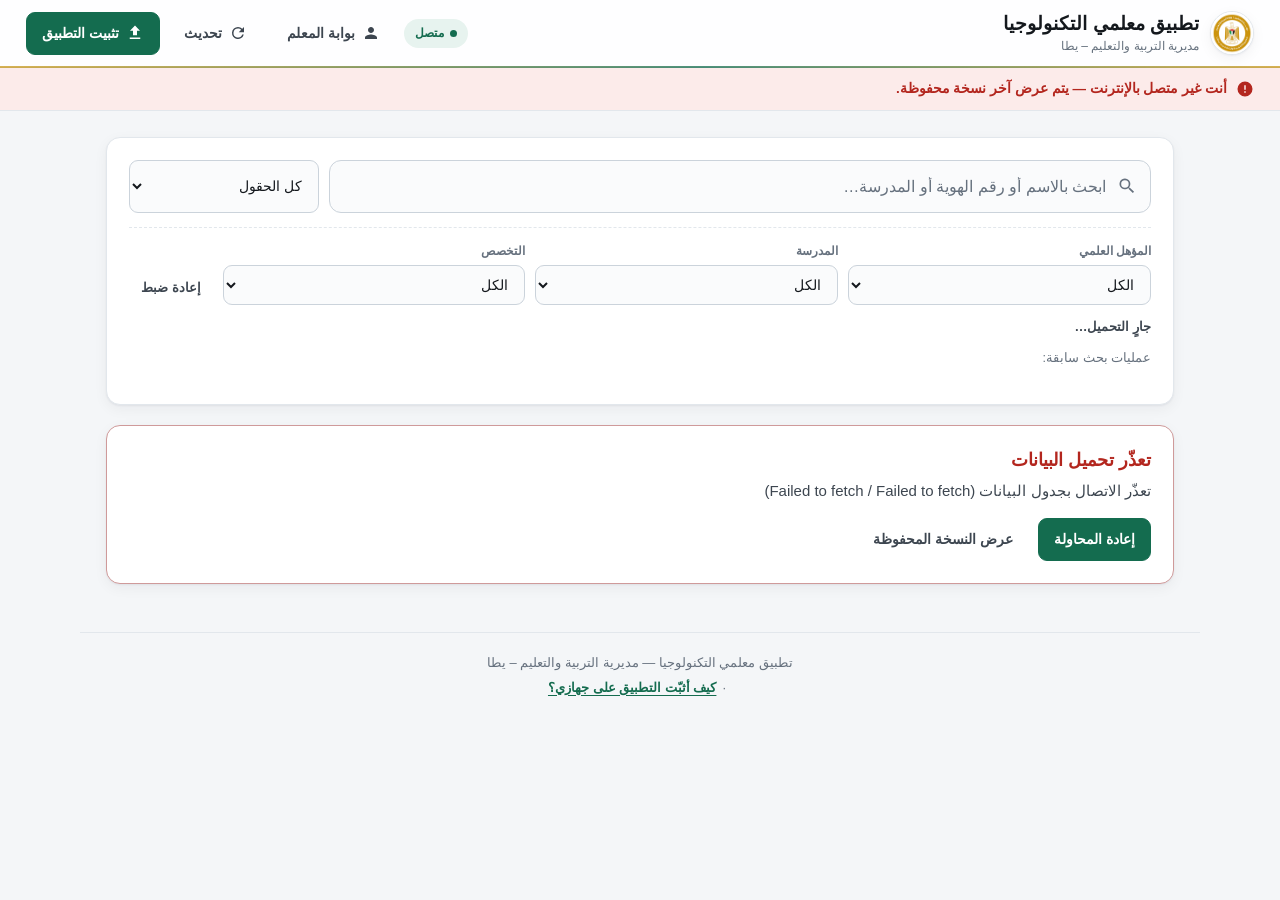
<file: index.html>
<!DOCTYPE html>
<html lang="ar" dir="rtl">
<head>
<meta charset="utf-8">
<meta name="viewport" content="width=device-width, initial-scale=1, viewport-fit=cover">

<title>تطبيق معلمي التكنولوجيا | مديرية التربية والتعليم – يطا</title>
<meta name="description" content="تطبيق خاص بمعلمي التكنولوجيا في مديرية التربية والتعليم – يطا: بحث مطوّر عن السجلات، عرض وتعديل البيانات الشخصية والبرنامج المدرسي الأسبوعي.">
<meta name="author" content="مديرية التربية والتعليم – يطا">
<meta name="theme-color" content="#146C4F">
<meta name="color-scheme" content="light">

<!-- ============ أيقونات التطبيق ============ -->
<link rel="icon" href="./favicon.ico" sizes="48x48">
<link rel="icon" type="image/png" sizes="32x32" href="./icons/favicon-32.png">
<link rel="icon" type="image/png" sizes="16x16" href="./icons/favicon-16.png">
<link rel="icon" type="image/png" sizes="192x192" href="./icons/icon-192.png">
<link rel="apple-touch-icon" sizes="180x180" href="./icons/apple-touch-icon.png">
<link rel="manifest" href="./manifest.webmanifest">

<!-- ============ تثبيت كتطبيق مستقل ============ -->
<meta name="mobile-web-app-capable" content="yes">
<meta name="apple-mobile-web-app-capable" content="yes">
<meta name="apple-mobile-web-app-status-bar-style" content="default">
<meta name="apple-mobile-web-app-title" content="معلمو التكنولوجيا">
<meta name="application-name" content="معلمو التكنولوجيا">
<meta name="msapplication-TileColor" content="#146C4F">
<meta name="msapplication-TileImage" content="./icons/icon-192.png">

<link rel="preload" as="style" href="./css/app.css">
<link rel="stylesheet" href="./css/app.css">
</head>
<body>

<a class="skip-link" href="#main">تخطَّ إلى المحتوى</a>

<!-- ==================== الترويسة ==================== -->
<header class="app-header" id="appHeader">
  <div class="brand">
    <img class="brand-logo" src="./icons/icon-192.png" alt="شعار مديرية التربية والتعليم – يطا" width="44" height="44">
    <div class="brand-text">
      <h1>تطبيق معلمي التكنولوجيا</h1>
      <p>مديرية التربية والتعليم – يطا</p>
    </div>
  </div>

  <div class="header-actions">
    <span class="net-badge" id="netBadge" data-state="online" role="status">
      <span class="dot" aria-hidden="true"></span><span class="net-text">متصل</span>
    </span>

    <a class="btn btn-ghost" href="./login.html" id="gatewayBtn">
      <svg viewBox="0 0 24 24" width="18" height="18" aria-hidden="true"><path fill="currentColor" d="M12 12c2.21 0 4-1.79 4-4S14.21 4 12 4 8 5.79 8 8s1.79 4 4 4zm0 2c-2.67 0-8 1.34-8 4v2h16v-2c0-2.66-5.33-4-8-4z"/></svg>
      بوابة المعلم
    </a>

    <button type="button" class="btn btn-ghost" id="refreshBtn" title="تحديث البيانات من الجدول" aria-label="تحديث البيانات">
      <svg viewBox="0 0 24 24" width="18" height="18" aria-hidden="true"><path fill="currentColor" d="M17.65 6.35A7.958 7.958 0 0 0 12 4a8 8 0 1 0 7.73 10h-2.08A6 6 0 1 1 12 6c1.66 0 3.14.69 4.22 1.78L13 11h7V4l-2.35 2.35z"/></svg>
      تحديث
    </button>

    <button type="button" class="btn btn-primary" id="installBtn" hidden>
      <svg viewBox="0 0 24 24" width="18" height="18" aria-hidden="true"><path fill="currentColor" d="M5 20h14v-2H5v2zm7-18L5.33 9h4v6h5.33V9h4L12 2z"/></svg>
      تثبيت التطبيق
    </button>
  </div>
</header>

<!-- ==================== شريط دون اتصال ==================== -->
<div class="offline-banner" id="offlineBanner" hidden role="alert">
  <svg viewBox="0 0 24 24" width="18" height="18" aria-hidden="true"><path fill="currentColor" d="M12 2a10 10 0 1 0 0 20 10 10 0 0 0 0-20zm1 15h-2v-2h2v2zm0-4h-2V7h2v6z"/></svg>
  <span id="offlineText">أنت غير متصل بالإنترنت — يتم عرض آخر نسخة محفوظة.</span>
</div>

<main id="main">

  <!-- ==================== قسم البحث ==================== -->
  <section class="card search-card" aria-labelledby="searchHeading">
    <h2 class="sr-only" id="searchHeading">البحث في سجلات المعلمين</h2>

    <div class="search-row">
      <div class="search-field">
        <svg class="search-icon" viewBox="0 0 24 24" width="20" height="20" aria-hidden="true"><path fill="currentColor" d="M15.5 14h-.79l-.28-.27a6.5 6.5 0 1 0-.7.7l.27.28v.79l5 4.99L20.49 19l-4.99-5zm-6 0A4.5 4.5 0 1 1 14 9.5 4.5 4.5 0 0 1 9.5 14z"/></svg>
        <input type="search" id="searchInput" class="search-input"
               placeholder="ابحث بالاسم أو رقم الهوية أو المدرسة…"
               autocomplete="off" autocorrect="off" spellcheck="false"
               enterkeyhint="search"
               aria-label="نص البحث" aria-controls="resultsList" aria-autocomplete="list">
        <button type="button" class="search-clear" id="clearSearchBtn" hidden aria-label="مسح نص البحث">✕</button>
      </div>

      <label class="sr-only" for="searchMode">نطاق البحث</label>
      <select id="searchMode" class="select select-mode"></select>
    </div>

    <div class="filters-row" id="filtersRow">
      <label class="filter">
        <span>المؤهل العلمي</span>
        <select id="filterDegree" class="select"><option value="">الكل</option></select>
      </label>
      <label class="filter">
        <span>المدرسة</span>
        <select id="filterSchool" class="select"><option value="">الكل</option></select>
      </label>
      <label class="filter">
        <span>التخصص</span>
        <select id="filterSpecialty" class="select"><option value="">الكل</option></select>
      </label>
      <button type="button" class="btn btn-ghost btn-sm" id="resetFiltersBtn">إعادة ضبط</button>
    </div>

    <div class="search-meta">
      <span id="resultCount" class="result-count" role="status" aria-live="polite">جارٍ التحميل…</span>
      <span id="searchTime" class="search-time"></span>
    </div>

    <div class="recents" id="recentsRow" hidden>
      <span class="recents-label">عمليات بحث سابقة:</span>
      <div class="recents-chips" id="recentsChips"></div>
    </div>

    <ul class="results" id="resultsList" role="listbox" aria-label="نتائج البحث"></ul>

    <div class="empty-state" id="emptyState" hidden>
      <svg viewBox="0 0 24 24" width="44" height="44" aria-hidden="true"><path fill="currentColor" d="M15.5 14h-.79l-.28-.27a6.5 6.5 0 1 0-.7.7l.27.28v.79l5 4.99L20.49 19l-4.99-5zm-6 0A4.5 4.5 0 1 1 14 9.5 4.5 4.5 0 0 1 9.5 14z"/></svg>
      <p class="empty-title">لا توجد نتائج مطابقة</p>
      <p class="empty-hint">جرّب: كتابة جزء من الاسم، أو آخر 4 أرقام من رقم الهوية، أو اسم المدرسة.</p>
    </div>
  </section>

  <!-- ==================== سجل المعلم ==================== -->
  <section class="card record-card" id="recordPanel" hidden aria-labelledby="recordTitle">
    <div class="panel-head">
      <div>
        <span class="panel-kicker" id="recordKicker">سجل جديد</span>
        <h2 id="recordTitle">بيانات المعلم/ة</h2>
      </div>
      <div class="panel-actions">
        <button type="button" class="btn btn-ghost btn-sm" id="newRecordBtn">+ سجل جديد</button>
        <button type="button" class="btn btn-ghost btn-sm" id="clearFormBtn">مسح النموذج</button>
      </div>
    </div>

    <div class="draft-note" id="draftNote" hidden>
      تم استرجاع مسودة محفوظة سابقاً.
      <button type="button" class="link-btn" id="discardDraftBtn">تجاهلها</button>
    </div>

    <h3 class="section-title">البيانات الشخصية</h3>
    <div class="form-grid" id="formGrid"></div>

    <h3 class="section-title">البرنامج المدرسي
      <small>يُعبَّأ باسم الصف</small>
    </h3>
    <p class="section-note">أدخل اسم الصف في كل خانة — مثل: <code>10-أ</code></p>

    <div class="table-scroll" tabindex="0" role="region" aria-label="جدول البرنامج الأسبوعي قابل للتمرير">
      <table class="schedule" id="scheduleTable">
        <caption class="sr-only">البرنامج الأسبوعي للمعلم: خمسة أيام وسبع حصص</caption>
      </table>
    </div>

    <div class="form-footer">
      <div class="save-area">
        <button type="button" class="btn btn-primary btn-lg" id="saveBtn">
          <svg viewBox="0 0 24 24" width="18" height="18" aria-hidden="true"><path fill="currentColor" d="M17 3H5a2 2 0 0 0-2 2v14a2 2 0 0 0 2 2h14a2 2 0 0 0 2-2V7l-4-4zm-5 16a3 3 0 1 1 0-6 3 3 0 0 1 0 6zm3-10H5V5h10v4z"/></svg>
          حفظ في الجدول
        </button>
        <span class="save-status" id="saveStatus" role="status" aria-live="polite"></span>
      </div>
      <p class="required-note"><span class="req">*</span> الحقول المطلوبة</p>
    </div>
  </section>

  <!-- ==================== حالة التحميل ==================== -->
  <section class="card loading-card" id="loadingCard">
    <div class="spinner" aria-hidden="true"></div>
    <p>جارٍ تحميل سجلات المعلمين…</p>
    <div class="skeleton-list" aria-hidden="true">
      <div class="skeleton"></div>
      <div class="skeleton"></div>
      <div class="skeleton"></div>
    </div>
  </section>

  <!-- ==================== حالة الخطأ ==================== -->
  <section class="card error-card" id="errorCard" hidden>
    <h2>تعذّر تحميل البيانات</h2>
    <p id="errorMessage"></p>
    <div class="error-actions">
      <button type="button" class="btn btn-primary" id="retryBtn">إعادة المحاولة</button>
      <button type="button" class="btn btn-ghost" id="offlineDataBtn" hidden>عرض النسخة المحفوظة</button>
    </div>
  </section>

</main>

<footer class="app-footer">
  <p>تطبيق معلمي التكنولوجيا — مديرية التربية والتعليم – يطا</p>
  <p class="footer-meta">
    <span id="dataStatus"></span> ·
    <button type="button" class="link-btn" id="installHelpBtn">كيف أثبّت التطبيق على جهازي؟</button>
  </p>
</footer>

<!-- ==================== نافذة تعليمات التثبيت ==================== -->
<dialog class="dialog" id="installDialog" aria-labelledby="installDialogTitle">
  <form method="dialog" class="dialog-inner">
    <h2 id="installDialogTitle">تثبيت التطبيق على جهازك</h2>
    <p class="dialog-lead">بعد التثبيت يظهر أيقونة التطبيق في قائمة برامجك، ويفتح كتطبيق مستقل بدون شريط المتصفح.</p>

    <div class="install-steps">
      <div class="step">
        <span class="step-num">1</span>
        <div>
          <h3>على هاتف أندرويد (Chrome)</h3>
          <p>افتح الصفحة ثم اضغط قائمة المتصفح <strong>⋮</strong> ← <strong>«تثبيت التطبيق»</strong> أو <strong>«إضافة إلى الشاشة الرئيسية»</strong>.</p>
        </div>
      </div>
      <div class="step">
        <span class="step-num">2</span>
        <div>
          <h3> على آيفون / آيباد (Safari)</h3>
          <p>اضغط زر <strong>المشاركة</strong> ⬆ ثم <strong>«إضافة إلى الشاشة الرئيسية»</strong>.</p>
        </div>
      </div>
      <div class="step">
        <span class="step-num">3</span>
        <div>
          <h3>على كمبيوتر (Chrome / Edge)</h3>
          <p>اضغط أيقونة <strong>تثبيت</strong> في شريط العنوان، أو زر <strong>«تثبيت التطبيق»</strong> أعلى هذه الصفحة.</p>
        </div>
      </div>
    </div>

    <div class="dialog-actions">
      <button type="button" class="btn btn-primary" id="dialogInstallBtn">تثبيت الآن</button>
      <button type="submit" class="btn btn-ghost">إغلاق</button>
    </div>
  </form>
</dialog>

<!-- ==================== التوست ==================== -->
<div class="toast-host" id="toastHost" aria-live="polite" aria-atomic="true"></div>

<!-- ==================== السكربتات ==================== -->
<script src="./js/config.js"></script>
<script src="./js/store.js"></script>
<script src="./js/search.js"></script>
<script src="./js/data.js"></script>
<script src="./js/sheets.js"></script>
<script src="./js/app.js"></script>
</body>
</html>
</file>
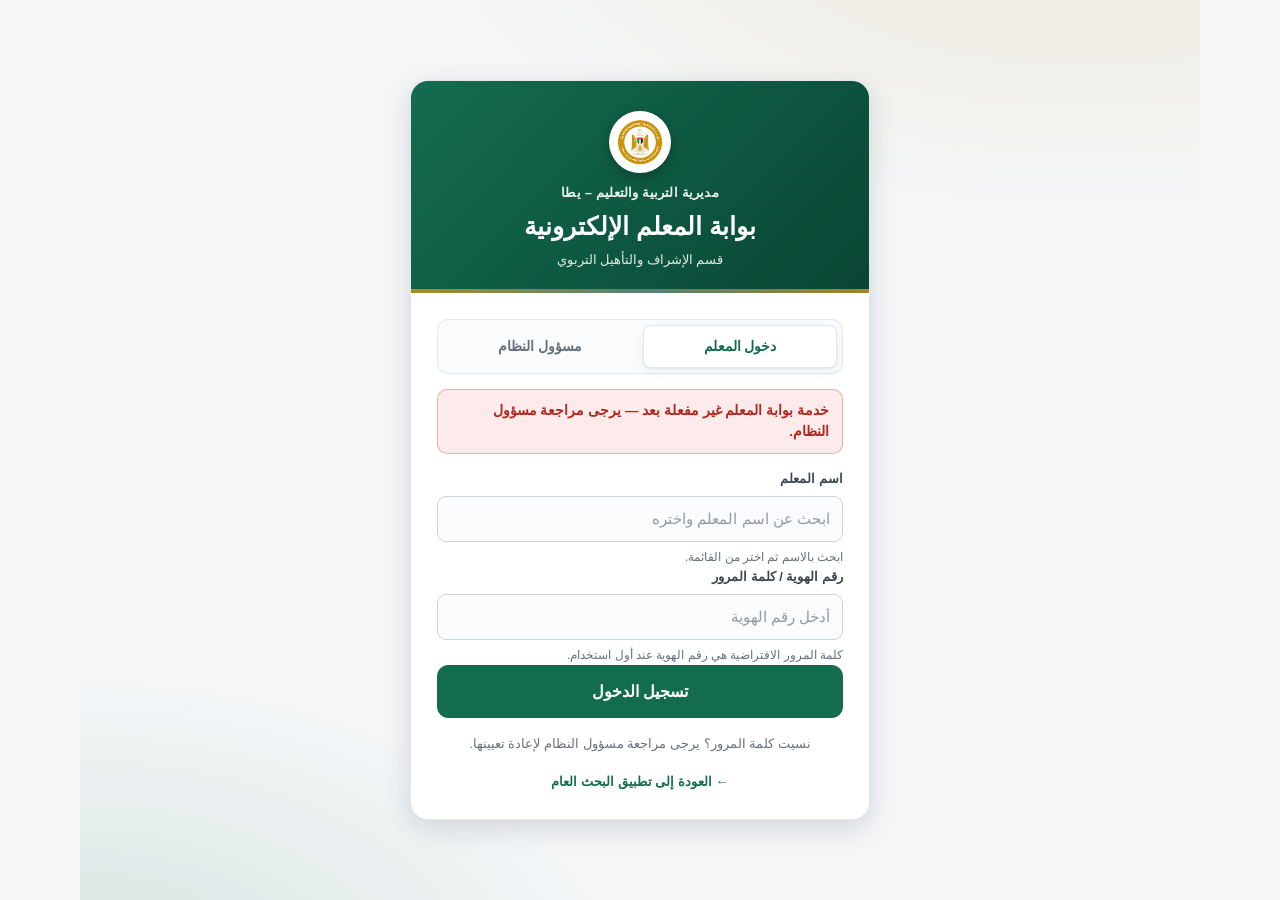
<file: admin.html>
<!DOCTYPE html>
<html lang="ar" dir="rtl">
<head>
<meta charset="utf-8">
<meta name="viewport" content="width=device-width, initial-scale=1, viewport-fit=cover">

<title>مسؤول النظام | بوابة المعلم الإلكترونية – يطا</title>
<meta name="description" content="إدارة حسابات المعلمين: إعادة تعيين كلمات المرور وسجل العمليات.">
<meta name="author" content="مديرية التربية والتعليم – يطا">
<meta name="theme-color" content="#146C4F">
<meta name="color-scheme" content="light">
<meta name="robots" content="noindex">

<link rel="icon" href="./favicon.ico" sizes="48x48">
<link rel="icon" type="image/png" sizes="192x192" href="./icons/icon-192.png">
<link rel="apple-touch-icon" sizes="180x180" href="./icons/apple-touch-icon.png">
<link rel="manifest" href="./manifest.webmanifest">

<link rel="preload" as="style" href="./css/app.css">
<link rel="stylesheet" href="./css/app.css">
<link rel="stylesheet" href="./css/gateway.css">
</head>
<body>

<!-- ==================== الترويسة ==================== -->
<header class="gw-header">
  <div class="brand">
    <img class="brand-logo" src="./icons/icon-192.png" alt="" width="44" height="44">
    <div class="brand-text">
      <h1>بوابة المعلم — مسؤول النظام</h1>
      <p>مديرية التربية والتعليم – يطا</p>
    </div>
  </div>

  <div class="header-actions">
    <span class="net-badge" id="netBadge" data-state="online" role="status">
      <span class="dot" aria-hidden="true"></span><span class="net-text">متصل</span>
    </span>
    <span class="gw-welcome" id="welcomeText">مسؤول النظام</span>
    <button type="button" class="btn btn-ghost btn-sm" id="logoutBtn">تسجيل الخروج</button>
  </div>
</header>

<!-- ==================== التبويبات ==================== -->
<nav class="gw-tabs" role="tablist" aria-label="أقسام إدارة الحسابات">
  <button type="button" class="gw-tab" role="tab" id="tabAccounts" aria-selected="true"  aria-controls="panelAccounts" data-panel="panelAccounts">👥 حسابات المعلمين</button>
  <button type="button" class="gw-tab" role="tab" id="tabAudit"    aria-selected="false" aria-controls="panelAudit"    data-panel="panelAudit">🗂 سجل العمليات</button>
</nav>

<main class="gw-main">

  <!-- ==================== الحسابات ==================== -->
  <section class="card gw-panel" id="panelAccounts" role="tabpanel" aria-labelledby="tabAccounts">
    <div class="panel-head">
      <div>
        <span class="panel-kicker">إدارة كلمات المرور</span>
        <h2>حسابات المعلمين</h2>
      </div>
      <div class="panel-actions">
        <button type="button" class="btn btn-ghost btn-sm" id="reloadAccountsBtn">↻ تحديث</button>
      </div>
    </div>

    <p class="section-note">
      «إعادة تعيين» تُعيد كلمة المرور إلى رقم الهوية ويُطلب تغييرها عند أول دخول.
      «تعليق» يمنع تسجيل الدخول مؤقتاً.
    </p>

    <div class="loading-line" id="accountsLoading">
      <span class="spinner" aria-hidden="true"></span> جارٍ تحميل الحسابات…
    </div>

    <div class="table-scroll" id="accountsScroll" hidden>
      <table class="gw-table" id="accountsTable">
        <caption class="sr-only">حسابات المعلمين</caption>
        <thead>
          <tr>
            <th class="t-right">اسم المعلم</th>
            <th>رقم الهوية</th>
            <th>الحساب</th>
            <th>الحالة</th>
            <th>آخر دخول</th>
            <th>إجراءات</th>
          </tr>
        </thead>
        <tbody id="accountsBody"></tbody>
      </table>
    </div>
  </section>

  <!-- ==================== سجل العمليات ==================== -->
  <section class="gw-panel" id="panelAudit" role="tabpanel" aria-labelledby="tabAudit" hidden>
    <div class="card">
      <div class="panel-head">
        <div>
          <span class="panel-kicker">التتبع</span>
          <h2>سجل العمليات</h2>
        </div>
        <button type="button" class="btn btn-ghost btn-sm" id="reloadAuditBtn">↻ تحديث</button>
      </div>
      <p class="section-note">آخر 100 عملية: تسجيلات الدخول، التعديلات، وإعادة التعيينات.</p>

      <div class="loading-line" id="auditLoading">
        <span class="spinner" aria-hidden="true"></span> جارٍ تحميل السجل…
      </div>
      <div class="audit-list" id="auditList" hidden></div>
    </div>
  </section>

</main>

<footer class="gw-footer">
  بوابة المعلم الإلكترونية — مديرية التربية والتعليم – يطا
</footer>

<!-- ==================== التوست ==================== -->
<div class="toast-host" id="toastHost" aria-live="polite" aria-atomic="true"></div>

<!-- ==================== السكربتات ==================== -->
<script src="./js/config.js"></script>
<script src="./js/gateway.js"></script>
<script src="./js/auth.js"></script>
<script src="./js/admin.js"></script>
</body>
</html>
</file>
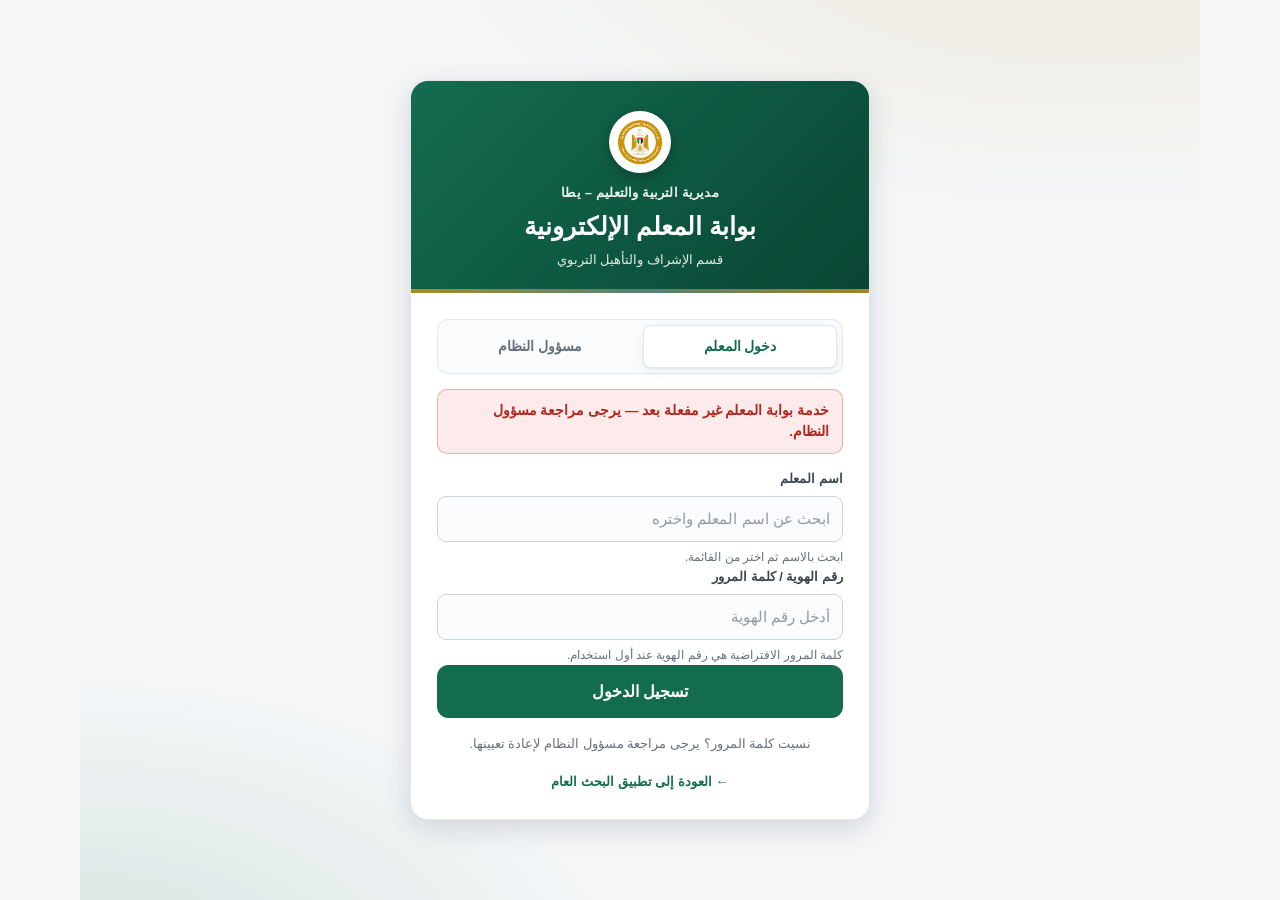
<file: login.html>
<!DOCTYPE html>
<html lang="ar" dir="rtl">
<head>
<meta charset="utf-8">
<meta name="viewport" content="width=device-width, initial-scale=1, viewport-fit=cover">

<title>بوابة المعلم الإلكترونية | مديرية التربية والتعليم – يطا</title>
<meta name="description" content="بوابة دخول معلمي التكنولوجيا — دخول آمن بحساب مستقل لكل معلم.">
<meta name="author" content="مديرية التربية والتعليم – يطا">
<meta name="theme-color" content="#146C4F">
<meta name="color-scheme" content="light">

<link rel="icon" href="./favicon.ico" sizes="48x48">
<link rel="icon" type="image/png" sizes="32x32" href="./icons/favicon-32.png">
<link rel="icon" type="image/png" sizes="16x16" href="./icons/favicon-16.png">
<link rel="icon" type="image/png" sizes="192x192" href="./icons/icon-192.png">
<link rel="apple-touch-icon" sizes="180x180" href="./icons/apple-touch-icon.png">
<link rel="manifest" href="./manifest.webmanifest">
<meta name="mobile-web-app-capable" content="yes">
<meta name="apple-mobile-web-app-capable" content="yes">
<meta name="apple-mobile-web-app-status-bar-style" content="default">
<meta name="application-name" content="بوابة المعلم">

<link rel="preload" as="style" href="./css/app.css">
<link rel="stylesheet" href="./css/app.css">
<link rel="stylesheet" href="./css/gateway.css">
</head>
<body>

<main class="auth-wrap">
  <section class="auth-card" aria-labelledby="authTitle">

    <!-- ==================== الترويسة ==================== -->
    <div class="auth-hero">
      <img class="logo" src="./icons/icon-192.png" alt="شعار مديرية التربية والتعليم – يطا" width="62" height="62">
      <p class="org">مديرية التربية والتعليم – يطا</p>
      <h1 id="authTitle">بوابة المعلم الإلكترونية</h1>
      <p class="sub">قسم الإشراف والتأهيل التربوي</p>
    </div>

    <div class="auth-body">

      <!-- ==================== تبويب الدور ==================== -->
      <div class="auth-tabs" role="tablist" aria-label="نوع الحساب">
        <button type="button" role="tab" id="tabTeacher" aria-selected="true" aria-controls="paneTeacher">دخول المعلم</button>
        <button type="button" role="tab" id="tabAdmin" aria-selected="false" aria-controls="paneAdmin">مسؤول النظام</button>
      </div>

      <!-- ==================== رسالة خطأ ==================== -->
      <div class="auth-error" id="authError" hidden role="alert"></div>

      <!-- ==================== نموذج المعلم ==================== -->
      <form id="teacherForm" class="field-group" novalidate>

        <div class="field combo">
          <label for="teacherName">اسم المعلم</label>
          <input type="text" id="teacherName" class="input"
                 placeholder="ابحث عن اسم المعلم واختره"
                 autocomplete="off" autocorrect="off" spellcheck="false"
                 role="combobox" aria-expanded="false" aria-controls="teacherList"
                 aria-autocomplete="list" aria-describedby="teacherHint">
          <ul class="combo-list" id="teacherList" role="listbox" aria-label="أسماء المعلمين" hidden></ul>
          <span class="hint" id="teacherHint">ابحث بالاسم ثم اختر من القائمة.</span>
        </div>

        <div class="picked" id="pickedName" hidden>
          <svg viewBox="0 0 24 24" width="17" height="17" aria-hidden="true"><path fill="currentColor" d="M9 16.17 4.83 12l-1.42 1.41L9 19 21 7l-1.41-1.41z"/></svg>
          <span id="pickedNameText"></span>
        </div>

        <div class="field">
          <label for="teacherPass">رقم الهوية / كلمة المرور</label>
          <input type="password" id="teacherPass" class="input"
                 placeholder="أدخل رقم الهوية" inputmode="numeric"
                 autocomplete="current-password" required>
          <span class="hint">كلمة المرور الافتراضية هي رقم الهوية عند أول استخدام.</span>
        </div>

        <button type="submit" class="btn btn-primary btn-lg" id="loginBtn" style="width:100%">
          تسجيل الدخول
        </button>
      </form>

      <!-- ==================== نموذج المسؤول ==================== -->
      <form id="adminForm" class="field-group" novalidate hidden>

        <div class="field">
          <label for="adminName">اسم المسؤول</label>
          <input type="text" id="adminName" class="input"
                 placeholder="أدخل اسم مسؤول النظام"
                 autocomplete="username" autocorrect="off" spellcheck="false" required>
        </div>

        <div class="field">
          <label for="adminPass">كلمة المرور</label>
          <input type="password" id="adminPass" class="input"
                 placeholder="أدخل كلمة المرور"
                 autocomplete="current-password" required>
        </div>

        <button type="submit" class="btn btn-primary btn-lg" id="adminLoginBtn" style="width:100%">
          تسجيل الدخول
        </button>
      </form>

      <!-- ==================== ملاحظات ==================== -->
      <p class="auth-note">
        نسيت كلمة المرور؟ يرجى مراجعة مسؤول النظام لإعادة تعيينها.
      </p>
      <a class="auth-back" href="./index.html">← العودة إلى تطبيق البحث العام</a>

    </div>
  </section>
</main>

<!-- ==================== التوست ==================== -->
<div class="toast-host" id="toastHost" aria-live="polite" aria-atomic="true"></div>

<!-- ==================== السكربتات ==================== -->
<script src="./js/config.js"></script>
<script src="./js/gateway.js"></script>
<script src="./js/auth.js"></script>
<script src="./js/login.js"></script>
</body>
</html>
</file>
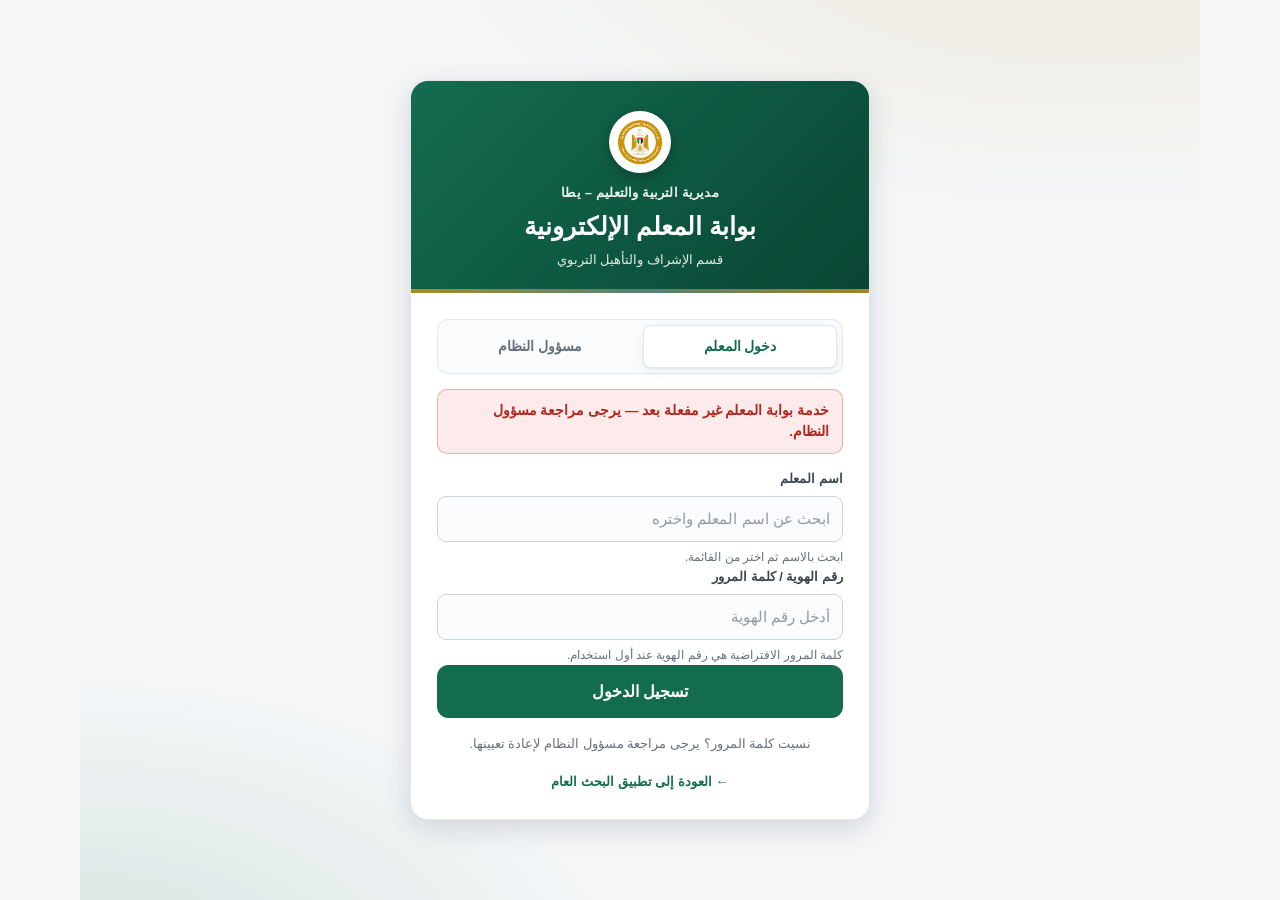
<file: teacher.html>
<!DOCTYPE html>
<html lang="ar" dir="rtl">
<head>
<meta charset="utf-8">
<meta name="viewport" content="width=device-width, initial-scale=1, viewport-fit=cover">

<title>صفحة المعلم | بوابة المعلم الإلكترونية – يطا</title>
<meta name="description" content="الصفحة الشخصية للمعلم: البيانات، التحديث، تغيير كلمة المرور.">
<meta name="author" content="مديرية التربية والتعليم – يطا">
<meta name="theme-color" content="#146C4F">
<meta name="color-scheme" content="light">
<meta name="robots" content="noindex">

<link rel="icon" href="./favicon.ico" sizes="48x48">
<link rel="icon" type="image/png" sizes="192x192" href="./icons/icon-192.png">
<link rel="apple-touch-icon" sizes="180x180" href="./icons/apple-touch-icon.png">
<link rel="manifest" href="./manifest.webmanifest">

<link rel="preload" as="style" href="./css/app.css">
<link rel="stylesheet" href="./css/app.css">
<link rel="stylesheet" href="./css/gateway.css">
</head>
<body>

<!-- ==================== الترويسة ==================== -->
<header class="gw-header">
  <div class="brand">
    <img class="brand-logo" src="./icons/icon-192.png" alt="" width="44" height="44">
    <div class="brand-text">
      <h1>بوابة المعلم الإلكترونية</h1>
      <p>مديرية التربية والتعليم – يطا</p>
    </div>
  </div>

  <div class="header-actions">
    <span class="net-badge" id="netBadge" data-state="online" role="status">
      <span class="dot" aria-hidden="true"></span><span class="net-text">متصل</span>
    </span>
    <span class="gw-welcome" id="welcomeText">مرحباً بك…</span>
    <button type="button" class="btn btn-ghost btn-sm" id="logoutBtn">تسجيل الخروج</button>
  </div>
</header>

<!-- ==================== تبويبات الأقسام ==================== -->
<nav class="gw-tabs" role="tablist" aria-label="أقسام صفحة المعلم">
  <button type="button" class="gw-tab" role="tab" id="tabProfile"  aria-selected="true"  aria-controls="panelProfile"  data-panel="panelProfile">👤 بياناتي</button>
  <button type="button" class="gw-tab" role="tab" id="tabVisits"   aria-selected="false" aria-controls="panelVisits"   data-panel="panelVisits">🏫 زياراتي الصفية</button>
  <button type="button" class="gw-tab" role="tab" id="tabReports"  aria-selected="false" aria-controls="panelReports"  data-panel="panelReports">📝 تقاريري الوصفية</button>
  <button type="button" class="gw-tab" role="tab" id="tabPerf"     aria-selected="false" aria-controls="panelPerf"     data-panel="panelPerf">📈 أدائي السنوي</button>
  <button type="button" class="gw-tab" role="tab" id="tabEdit"     aria-selected="false" aria-controls="panelEdit"     data-panel="panelEdit">✏️ تحديث بياناتي</button>
  <button type="button" class="gw-tab" role="tab" id="tabPassword" aria-selected="false" aria-controls="panelPassword" data-panel="panelPassword">🔒 تغيير كلمة المرور</button>
</nav>

<main class="gw-main">

  <!-- ==================== تنبيه إجبار تغيير كلمة المرور ==================== -->
  <div class="force-change" id="forceChange" hidden role="alert">
    <svg viewBox="0 0 24 24" width="20" height="20" aria-hidden="true"><path fill="currentColor" d="M12 2 1 21h22L12 2zm1 15h-2v-2h2v2zm0-4h-2V9h2v4z"/></svg>
    <span>هذه أول زيارة لك — يرجى تغيير كلمة المرور (رقم الهوية) قبل استخدام البوابة. انتقل إلى قسم <strong>تغيير كلمة المرور</strong>.</span>
  </div>

  <!-- ==================== بياناتي ==================== -->
  <section class="card gw-panel" id="panelProfile" role="tabpanel" aria-labelledby="tabProfile">
    <div class="panel-head">
      <div>
        <span class="panel-kicker">الصفحة الشخصية</span>
        <h2>بياناتي الشخصية</h2>
      </div>
      <button type="button" class="btn btn-ghost btn-sm" id="reloadProfileBtn">↻ تحديث</button>
    </div>

    <div class="loading-line" id="profileLoading">
      <span class="spinner" aria-hidden="true"></span> جارٍ تحميل بياناتك…
    </div>

    <div class="profile-grid" id="profileGrid" hidden></div>
  </section>

  <!-- ==================== زياراتي ==================== -->
  <section class="gw-panel" id="panelVisits" role="tabpanel" aria-labelledby="tabVisits" hidden>
    <div class="card soon-card">
      <div class="soon-icon" aria-hidden="true">
        <svg viewBox="0 0 24 24" width="28" height="28"><path fill="currentColor" d="M12 3 1 9l11 6 9-4.91V17h2V9L12 3zM5 13.18v4L12 21l7-3.82v-4L12 17l-7-3.82z"/></svg>
      </div>
      <h3>سجل الزيارات الصفية</h3>
      <p>ستظهر هنا الزيارات الصفية المسجّلة لك من المشرف التربوي، مع تاريخ كل زيارة وملاحظاتها.</p>
      <span class="soon-badge">قريباً — قيد الإعداد</span>
    </div>
  </section>

  <!-- ==================== تقاريري ==================== -->
  <section class="gw-panel" id="panelReports" role="tabpanel" aria-labelledby="tabReports" hidden>
    <div class="card soon-card">
      <div class="soon-icon" aria-hidden="true">
        <svg viewBox="0 0 24 24" width="28" height="28"><path fill="currentColor" d="M14 2H6a2 2 0 0 0-2 2v16a2 2 0 0 0 2 2h12a2 2 0 0 0 2-2V8l-6-6zm-1 7V3.5L18.5 9H13z"/></svg>
      </div>
      <h3>التقارير الوصفية</h3>
      <p>ستظهر هنا تقاريرك الوصفية وتوصياتك، ولا يمكن تعديلها بعد اعتمادها من المشرف.</p>
      <span class="soon-badge">قريباً — قيد الإعداد</span>
    </div>
  </section>

  <!-- ==================== أدائي ==================== -->
  <section class="gw-panel" id="panelPerf" role="tabpanel" aria-labelledby="tabPerf" hidden>
    <div class="card soon-card">
      <div class="soon-icon" aria-hidden="true">
        <svg viewBox="0 0 24 24" width="28" height="28"><path fill="currentColor" d="M3.5 18.5 9 13l4 4 7.5-8.5L19 7l-6 6.5-4-4L2 17l1.5 1.5z"/></svg>
      </div>
      <h3>الأداء السنوي والنتائج</h3>
      <p>ستظهر هنا علاماتك ونتائج تقييم أداءك السنوي المعتمدة من الإدارة.</p>
      <span class="soon-badge">قريباً — قيد الإعداد</span>
    </div>
  </section>

  <!-- ==================== تحديث بياناتي ==================== -->
  <section class="card gw-panel" id="panelEdit" role="tabpanel" aria-labelledby="tabEdit" hidden>
    <div class="panel-head">
      <div>
        <span class="panel-kicker">التعديل المسموح</span>
        <h2>تحديث بياناتي</h2>
      </div>
    </div>
    <p class="section-note">تعديل البيانات الشخصية والوظيفية والبرنامج الأسبوعي. الاسم ورقم الهوية غير قابلين للتعديل.</p>

    <form id="editForm" novalidate>
      <div class="form-grid" id="editGrid"></div>

      <h3 class="section-title">البرنامج المدرسي <small>يُعبَّأ باسم الصف</small></h3>
      <div class="table-scroll" tabindex="0" role="region" aria-label="البرنامج الأسبوعي قابل للتمرير">
        <table class="gw-table" id="scheduleTable">
          <caption class="sr-only">البرنامج الأسبوعي: خمسة أيام وسبع حصص</caption>
        </table>
      </div>

      <div class="form-footer">
        <div class="save-area" style="display:flex;align-items:center;gap:12px;flex-wrap:wrap">
          <button type="submit" class="btn btn-primary btn-lg" id="saveBtn">💾 حفظ في الجدول</button>
          <span class="save-status" id="saveStatus" role="status" aria-live="polite"></span>
        </div>
      </div>
    </form>
  </section>

  <!-- ==================== تغيير كلمة المرور ==================== -->
  <section class="card gw-panel" id="panelPassword" role="tabpanel" aria-labelledby="tabPassword" hidden>
    <div class="panel-head">
      <div>
        <span class="panel-kicker">أمان الحساب</span>
        <h2>تغيير كلمة المرور</h2>
      </div>
    </div>

    <form id="passwordForm" novalidate style="max-width:430px;display:grid;gap:14px;margin-top:14px">
      <div class="field">
        <label for="curPass">كلمة المرور الحالية <span class="req">*</span></label>
        <input type="password" id="curPass" class="input" autocomplete="current-password"
               placeholder="رقم الهوية أو كلمة المرور الحالية" required>
      </div>
      <div class="field">
        <label for="newPass">كلمة المرور الجديدة <span class="req">*</span></label>
        <input type="password" id="newPass" class="input" autocomplete="new-password"
               placeholder="6 خانات على الأقل" minlength="6" required>
        <span class="hint">لا تستخدم رقم الهوية مرة أخرى.</span>
      </div>
      <div class="field">
        <label for="confPass">تأكيد كلمة المرور الجديدة <span class="req">*</span></label>
        <input type="password" id="confPass" class="input" autocomplete="new-password"
               placeholder="أعد إدخال كلمة المرور الجديدة" required>
      </div>

      <div class="form-footer" style="margin-top:2px">
        <div style="display:flex;align-items:center;gap:12px;flex-wrap:wrap">
          <button type="submit" class="btn btn-primary btn-lg" id="savePassBtn">حفظ كلمة المرور</button>
          <span class="save-status" id="passStatus" role="status" aria-live="polite"></span>
        </div>
      </div>
    </form>
  </section>

</main>

<footer class="gw-footer">
  بوابة المعلم الإلكترونية — مديرية التربية والتعليم – يطا
</footer>

<!-- ==================== التوست ==================== -->
<div class="toast-host" id="toastHost" aria-live="polite" aria-atomic="true"></div>

<!-- ==================== السكربتات ==================== -->
<script src="./js/config.js"></script>
<script src="./js/gateway.js"></script>
<script src="./js/auth.js"></script>
<script src="./js/teacher.js"></script>
</body>
</html>
</file>
<file: css/app.css>
/* ===================================================================
 * techteacher — واجهة التطبيق
 * -------------------------------------------------------------------
 * مصمَّم للاتجاه من اليمين لليسار (RTL)، يعمل من الشاشات الصغيرة
 * جداً (320px) حتى الشاشات الكبيرة، ويدعم الوضع الداكن تلقائياً.
 * =================================================================== */

/* ------------------------- المتغيرات ------------------------- */
:root {
  --primary:        #146C4F;
  --primary-hover:  #0F5940;
  --primary-soft:   #E7F3EF;
  --brand:          #C9971B;
  --brand-soft:     #FCF4E3;

  --ink:            #14181D;
  --ink-2:          #3D4650;
  --muted:          #66717E;
  --line:           #E2E7EC;
  --line-strong:    #CBD3DB;
  --bg:             #F4F6F8;
  --surface:        #FFFFFF;
  --surface-2:      #FAFBFC;

  --danger:         #B3261E;
  --danger-soft:    #FCEBEA;
  --success:        #146C4F;
  --warn:           #8A6100;

  --radius:         14px;
  --radius-sm:      9px;
  --shadow-1:       0 1px 2px rgba(16,24,40,.05), 0 4px 14px rgba(16,24,40,.05);
  --shadow-2:       0 8px 28px rgba(16,24,40,.14);

  --font: "Segoe UI", "Noto Kufi Arabic", "Cairo", "Tajawal", "Almarai",
          Tahoma, "Helvetica Neue", Arial, sans-serif;

  --header-h: 68px;
  --focus: 0 0 0 3px rgba(20,108,79,.28);
}

@media (prefers-color-scheme: dark) {
  :root {
    --ink:        #EEF2F5;
    --ink-2:      #C9D2DA;
    --muted:      #96A2AE;
    --line:       #2A323B;
    --line-strong:#3A4450;
    --bg:         #101418;
    --surface:    #171C22;
    --surface-2:  #1D242B;
    --primary:    #35B489;
    --primary-hover:#4BC79C;
    --primary-soft:#123128;
    --brand:      #E8B93F;
    --brand-soft: #2B2417;
    --danger:     #FF8A80;
    --danger-soft:#33191A;
    --shadow-1:   0 1px 2px rgba(0,0,0,.4), 0 4px 14px rgba(0,0,0,.3);
    --shadow-2:   0 8px 28px rgba(0,0,0,.5);
    --focus:      0 0 0 3px rgba(53,180,137,.32);
    color-scheme: dark;
  }
}

/* ------------------------- إعادة ضبط ------------------------- */
*, *::before, *::after { box-sizing: border-box; }

html { -webkit-text-size-adjust: 100%; }

body {
  margin: 0;
  font-family: var(--font);
  font-size: 15px;
  line-height: 1.6;
  color: var(--ink);
  background: var(--bg);
  overflow-wrap: break-word;
  -webkit-font-smoothing: antialiased;
}

h1, h2, h3 { margin: 0; line-height: 1.35; font-weight: 700; }
p { margin: 0; }
button, input, select, textarea { font: inherit; color: inherit; }
img { max-width: 100%; display: block; }
code {
  background: var(--surface-2); border: 1px solid var(--line);
  border-radius: 5px; padding: 0 .35em; font-size: .9em;
}

:where(a, button, input, select, [tabindex]):focus-visible {
  outline: none;
  box-shadow: var(--focus);
  border-radius: var(--radius-sm);
}

.sr-only {
  position: absolute; width: 1px; height: 1px; padding: 0; margin: -1px;
  overflow: hidden; clip: rect(0 0 0 0); white-space: nowrap; border: 0;
}

.skip-link {
  position: absolute; inset-inline-start: 8px; top: -60px; z-index: 100;
  background: var(--primary); color: #fff; padding: 10px 16px;
  border-radius: 0 0 var(--radius-sm) var(--radius-sm); text-decoration: none;
  transition: top .18s ease;
}
.skip-link:focus { top: 0; }

/* ------------------------- الترويسة ------------------------- */
.app-header {
  position: sticky; top: 0; z-index: 40;
  display: flex; align-items: center; justify-content: space-between;
  gap: 12px; flex-wrap: wrap;
  min-height: var(--header-h);
  padding: 10px clamp(12px, 3vw, 26px);
  padding-top: calc(10px + env(safe-area-inset-top, 0px));
  background: color-mix(in srgb, var(--surface) 88%, transparent);
  backdrop-filter: saturate(1.6) blur(12px);
  -webkit-backdrop-filter: saturate(1.6) blur(12px);
  border-bottom: 1px solid var(--line);
}
.app-header::after {
  content: ""; position: absolute; inset-inline: 0; bottom: -1px; height: 2px;
  background: linear-gradient(90deg, var(--brand), var(--primary) 55%, var(--brand));
  opacity: .75;
}

.brand { display: flex; align-items: center; gap: 11px; min-width: 0; }
.brand-logo {
  width: 44px; height: 44px; border-radius: 50%;
  background: #fff; border: 1.5px solid var(--line);
  box-shadow: var(--shadow-1); flex: none;
  object-fit: contain;
}
.brand-text { min-width: 0; }
.brand-text h1 {
  font-size: clamp(15px, 2.4vw, 19px); font-weight: 800;
  white-space: nowrap; overflow: hidden; text-overflow: ellipsis;
}
.brand-text p { font-size: 12px; color: var(--muted); }

.header-actions { display: flex; align-items: center; gap: 8px; flex-wrap: wrap; }

.net-badge {
  display: inline-flex; align-items: center; gap: 6px;
  font-size: 12px; font-weight: 600; padding: 4px 10px;
  border-radius: 999px; border: 1px solid var(--line);
  background: var(--surface-2); color: var(--muted); white-space: nowrap;
}
.net-badge .dot { width: 7px; height: 7px; border-radius: 50%; background: currentColor; }
.net-badge[data-state="online"]  { color: var(--success); background: var(--primary-soft); border-color: transparent; }
.net-badge[data-state="offline"] { color: var(--danger);  background: var(--danger-soft); border-color: transparent; }

/* ------------------------- الأزرار ------------------------- */
.btn {
  display: inline-flex; align-items: center; justify-content: center; gap: 7px;
  padding: 9px 15px; border-radius: var(--radius-sm);
  border: 1px solid var(--line-strong); background: var(--surface);
  color: var(--ink); font-weight: 600; font-size: 14px; cursor: pointer;
  transition: background .15s ease, border-color .15s ease, transform .06s ease;
  white-space: nowrap; text-decoration: none;
}
.btn:hover { background: var(--surface-2); border-color: var(--muted); }
.btn:active { transform: translateY(1px); }
.btn:disabled { opacity: .55; cursor: not-allowed; transform: none; }

.btn-primary {
  background: var(--primary); border-color: var(--primary); color: #fff;
}
.btn-primary:hover { background: var(--primary-hover); border-color: var(--primary-hover); }
@media (prefers-color-scheme: dark) { .btn-primary { color: #06231A; } }

.btn-ghost { background: transparent; border-color: transparent; color: var(--ink-2); }
.btn-ghost:hover { background: var(--surface-2); border-color: var(--line); }

.btn-sm { padding: 6px 11px; font-size: 13px; }
.btn-lg { padding: 13px 26px; font-size: 16px; border-radius: 11px; }

.link-btn {
  background: none; border: 0; padding: 0; cursor: pointer;
  color: var(--primary); font-weight: 600; text-decoration: underline;
  text-underline-offset: 3px;
}

/* ------------------------- البطاقات والتخطيط ------------------------- */
main {
  max-width: 1120px; margin-inline: auto;
  padding: clamp(14px, 3vw, 26px);
  padding-bottom: 40px;
  display: grid; gap: clamp(14px, 2.4vw, 20px);
}

.card {
  background: var(--surface);
  border: 1px solid var(--line);
  border-radius: var(--radius);
  box-shadow: var(--shadow-1);
  padding: clamp(15px, 3vw, 22px);
}

/* ------------------------- البحث ------------------------- */
.search-row { display: flex; gap: 10px; align-items: stretch; }
.search-row .select-mode { flex: none; width: clamp(130px, 30%, 190px); }

.search-field {
  position: relative; flex: 1 1 auto; min-width: 0;
  display: flex; align-items: center;
}
.search-icon {
  position: absolute; inset-inline-start: 14px; color: var(--muted);
  pointer-events: none;
}
.search-input {
  width: 100%; padding: 13px 44px 13px 42px;
  border: 1.5px solid var(--line-strong); border-radius: 12px;
  background: var(--surface-2); font-size: 16px; /* 16px يمنع تكبير iOS */
  transition: border-color .15s ease, background .15s ease, box-shadow .15s ease;
}
.search-input::placeholder { color: var(--muted); }
.search-input:focus {
  outline: none; background: var(--surface);
  border-color: var(--primary); box-shadow: var(--focus);
}
.search-input::-webkit-search-cancel-button { display: none; }

.search-clear {
  position: absolute; inset-inline-end: 10px;
  width: 26px; height: 26px; border-radius: 50%;
  border: 0; background: var(--line); color: var(--ink-2);
  cursor: pointer; font-size: 12px; line-height: 1;
}
.search-clear:hover { background: var(--line-strong); }

.select {
  padding: 10px 12px; border: 1.5px solid var(--line-strong);
  border-radius: var(--radius-sm); background: var(--surface-2);
  font-size: 14px; cursor: pointer; min-width: 0; max-width: 100%;
}
.select:focus { outline: none; border-color: var(--primary); box-shadow: var(--focus); }

.filters-row {
  display: flex; flex-wrap: wrap; gap: 10px; align-items: flex-end;
  margin-top: 14px; padding-top: 14px; border-top: 1px dashed var(--line);
}
.filter { display: grid; gap: 4px; flex: 1 1 170px; min-width: 150px; }
.filter > span { font-size: 12px; font-weight: 600; color: var(--muted); }
.filters-row .btn { flex: none; }

.search-meta {
  display: flex; justify-content: space-between; align-items: center;
  gap: 10px; margin-top: 12px; font-size: 13px; color: var(--muted);
  flex-wrap: wrap;
}
.result-count { font-weight: 600; color: var(--ink-2); }
.search-time { font-variant-numeric: tabular-nums; }

/* ------------------------- الاقتراحات السابقة ------------------------- */
.recents { margin-top: 10px; display: flex; gap: 9px; align-items: baseline; flex-wrap: wrap; }
.recents-label { font-size: 12.5px; color: var(--muted); flex: none; }
.recents-chips { display: flex; gap: 7px; flex-wrap: wrap; }
.chip {
  border: 1px solid var(--line); background: var(--surface-2);
  color: var(--ink-2); border-radius: 999px; padding: 4px 12px;
  font-size: 13px; cursor: pointer; transition: background .15s ease;
}
.chip:hover { background: var(--primary-soft); border-color: transparent; color: var(--primary); }

/* ------------------------- النتائج ------------------------- */
.results { list-style: none; margin: 14px 0 0; padding: 0; display: grid; gap: 8px; }

.result-item {
  display: flex; align-items: center; gap: 12px; width: 100%;
  padding: 11px 13px; border: 1px solid var(--line);
  border-radius: var(--radius-sm); background: var(--surface-2);
  cursor: pointer; text-align: start; transition: border-color .12s ease, background .12s ease;
}
.result-item:hover, .result-item[aria-selected="true"] {
  background: var(--primary-soft); border-color: var(--primary);
}
.result-avatar {
  width: 38px; height: 38px; flex: none; border-radius: 50%;
  background: var(--brand-soft); color: var(--warn);
  display: grid; place-items: center; font-weight: 800; font-size: 14px;
}
.result-body { min-width: 0; flex: 1; }
.result-name { font-weight: 700; font-size: 15px; }
.result-sub {
  font-size: 13px; color: var(--muted); display: flex; gap: 8px;
  flex-wrap: wrap; margin-top: 1px;
}
.result-sub span::before { content: "· "; }
.result-sub span:first-child::before { content: ""; }
.result-score {
  flex: none; font-size: 11px; font-weight: 700; color: var(--primary);
  background: var(--primary-soft); border-radius: 999px; padding: 3px 9px;
}

mark {
  background: color-mix(in srgb, var(--brand) 38%, transparent);
  color: inherit; border-radius: 3px; padding: 0 1px; font-weight: 800;
}

/* ------------------------- الحالات الفارغة/التحميل ------------------------- */
.empty-state { text-align: center; padding: 30px 16px 12px; color: var(--muted); }
.empty-state svg { color: var(--line-strong); }
.empty-title { font-weight: 700; color: var(--ink-2); margin-top: 8px; font-size: 16px; }
.empty-hint { font-size: 13.5px; margin-top: 5px; max-width: 420px; margin-inline: auto; }

.loading-card { text-align: center; color: var(--muted); }
.spinner {
  width: 34px; height: 34px; margin: 4px auto 12px;
  border: 3px solid var(--line); border-top-color: var(--primary);
  border-radius: 50%; animation: spin .8s linear infinite;
}
@keyframes spin { to { transform: rotate(360deg); } }

.skeleton-list { display: grid; gap: 9px; margin-top: 16px; }
.skeleton {
  height: 60px; border-radius: var(--radius-sm);
  background: linear-gradient(100deg, var(--surface-2) 30%, var(--line) 50%, var(--surface-2) 70%);
  background-size: 220% 100%; animation: shimmer 1.3s infinite linear;
}
@keyframes shimmer { to { background-position: -220% 0; } }

.error-card { border-color: color-mix(in srgb, var(--danger) 40%, var(--line)); }
.error-card h2 { color: var(--danger); font-size: 18px; }
.error-card p { color: var(--ink-2); margin-top: 7px; }
.error-actions { display: flex; gap: 9px; margin-top: 15px; flex-wrap: wrap; }

/* ------------------------- لوحة السجل ------------------------- */
.panel-head {
  display: flex; justify-content: space-between; align-items: flex-start;
  gap: 12px; flex-wrap: wrap; margin-bottom: 6px;
}
.panel-kicker {
  display: inline-block; font-size: 11.5px; font-weight: 700;
  letter-spacing: .04em; color: var(--warn); background: var(--brand-soft);
  padding: 2px 9px; border-radius: 999px; margin-bottom: 4px;
}
.panel-actions { display: flex; gap: 7px; flex-wrap: wrap; }

.draft-note {
  background: var(--brand-soft); color: var(--warn);
  border: 1px solid color-mix(in srgb, var(--brand) 35%, transparent);
  padding: 9px 13px; border-radius: var(--radius-sm);
  font-size: 13.5px; margin-top: 12px;
  display: flex; gap: 8px; align-items: center; flex-wrap: wrap;
}

.section-title {
  font-size: 15.5px; margin-top: 24px; padding-bottom: 8px;
  border-bottom: 2px solid var(--primary-soft); display: flex;
  align-items: baseline; gap: 9px; flex-wrap: wrap;
}
.section-title small { font-size: 12.5px; color: var(--muted); font-weight: 500; }
.section-note { font-size: 13px; color: var(--muted); margin-top: 7px; }

/* ------------------------- النموذج ------------------------- */
.form-grid {
  display: grid; gap: 13px;
  grid-template-columns: repeat(auto-fit, minmax(min(100%, 250px), 1fr));
  margin-top: 14px;
}
.field { display: grid; gap: 5px; min-width: 0; }
.field > label { font-size: 13px; font-weight: 700; color: var(--ink-2); }
.req { color: var(--danger); font-weight: 800; }

.field input, .field select {
  width: 100%; padding: 10px 12px; font-size: 15px;
  border: 1.5px solid var(--line-strong); border-radius: var(--radius-sm);
  background: var(--surface-2); transition: border-color .15s ease, box-shadow .15s ease;
}
.field input::placeholder { color: color-mix(in srgb, var(--muted) 70%, transparent); }
.field input:focus, .field select:focus {
  outline: none; border-color: var(--primary); background: var(--surface);
  box-shadow: var(--focus);
}
.field.invalid input, .field.invalid select {
  border-color: var(--danger); background: var(--danger-soft);
}
.field-error { font-size: 12px; color: var(--danger); min-height: 0; }
.field.wide { grid-column: 1 / -1; }

/* ------------------------- جدول البرنامج ------------------------- */
.table-scroll {
  margin-top: 12px; overflow-x: auto; border: 1px solid var(--line);
  border-radius: var(--radius-sm); background: var(--surface);
  -webkit-overflow-scrolling: touch;
}
.table-scroll:focus-visible { box-shadow: var(--focus); }

.schedule { border-collapse: separate; border-spacing: 0; width: 100%; min-width: 640px; }

.schedule th, .schedule td {
  border-inline-end: 1px solid var(--line);
  border-bottom: 1px solid var(--line);
  padding: 0; text-align: center;
}
.schedule th:last-child, .schedule td:last-child { border-inline-end: 0; }
.schedule tbody tr:last-child td { border-bottom: 0; }

.schedule thead th {
  background: var(--brand-soft); color: var(--warn);
  font-size: 13.5px; font-weight: 800; padding: 9px 8px;
  position: sticky; top: 0; z-index: 2;
}
.schedule thead th:first-child {
  background: color-mix(in srgb, var(--brand) 22%, var(--surface));
}

.schedule .period {
  background: var(--surface-2); font-size: 12.5px; font-weight: 700;
  color: var(--ink-2); padding: 8px 10px; white-space: nowrap;
  position: sticky; inset-inline-start: 0; z-index: 1;
  border-inline-end: 2px solid var(--line-strong);
}

.schedule td { min-width: 108px; }
.schedule input {
  width: 100%; border: 0; background: transparent; padding: 10px 8px;
  font-size: 14px; text-align: center; min-height: 42px;
}
.schedule input:focus { outline: none; background: var(--primary-soft); box-shadow: inset 0 0 0 2px var(--primary); }
.schedule input::placeholder { color: color-mix(in srgb, var(--muted) 55%, transparent); font-size: 13px; }
.schedule tbody tr:nth-child(even) input { background: color-mix(in srgb, var(--surface-2) 55%, transparent); }

/* ------------------------- التذييل ------------------------- */
.form-footer {
  display: flex; justify-content: space-between; align-items: center;
  gap: 14px; flex-wrap: wrap; margin-top: 24px;
  padding-top: 18px; border-top: 1px solid var(--line);
}
.save-area { display: flex; align-items: center; gap: 13px; flex-wrap: wrap; }
.save-status { font-size: 13.5px; font-weight: 600; color: var(--muted); }
.save-status.ok { color: var(--success); }
.save-status.err { color: var(--danger); }
.required-note { font-size: 12.5px; color: var(--muted); }

.app-footer {
  max-width: 1120px; margin-inline: auto;
  padding: 20px clamp(14px, 3vw, 26px) calc(28px + env(safe-area-inset-bottom, 0px));
  text-align: center; color: var(--muted); font-size: 13px;
  border-top: 1px solid var(--line); margin-top: 8px;
}
.footer-meta { margin-top: 4px; display: flex; gap: 6px; justify-content: center; flex-wrap: wrap; }

/* ------------------------- شريط دون اتصال ------------------------- */
.offline-banner {
  position: sticky; top: var(--header-h); z-index: 35;
  display: flex; align-items: center; gap: 9px;
  padding: 10px clamp(12px, 3vw, 26px);
  background: var(--danger-soft); color: var(--danger);
  font-size: 13.5px; font-weight: 600; border-bottom: 1px solid var(--line);
}

/* ------------------------- النافذة ------------------------- */
.dialog {
  border: 0; border-radius: var(--radius); padding: 0;
  max-width: min(560px, calc(100vw - 28px)); width: 100%;
  background: var(--surface); color: var(--ink); box-shadow: var(--shadow-2);
}
.dialog::backdrop { background: rgba(10,14,18,.55); backdrop-filter: blur(2px); }
.dialog-inner { padding: clamp(18px, 4vw, 26px); }
.dialog h2 { font-size: 19px; }
.dialog-lead { color: var(--muted); font-size: 14px; margin-top: 7px; }

.install-steps { display: grid; gap: 13px; margin-top: 18px; }
.step { display: flex; gap: 12px; align-items: flex-start; }
.step-num {
  flex: none; width: 27px; height: 27px; border-radius: 50%;
  background: var(--primary); color: #fff; display: grid; place-items: center;
  font-size: 13px; font-weight: 800;
}
@media (prefers-color-scheme: dark) { .step-num { color: #06231A; } }
.step h3 { font-size: 14.5px; }
.step p { font-size: 13.5px; color: var(--muted); margin-top: 3px; }

.dialog-actions { display: flex; gap: 9px; margin-top: 22px; justify-content: flex-end; flex-wrap: wrap; }

/* ------------------------- التوست ------------------------- */
.toast-host {
  position: fixed; inset-inline: 0; bottom: calc(18px + env(safe-area-inset-bottom, 0px));
  display: grid; gap: 8px; justify-items: center; z-index: 80;
  pointer-events: none; padding-inline: 14px;
}
.toast {
  background: var(--ink); color: var(--bg);
  padding: 11px 18px; border-radius: 999px; font-size: 14px; font-weight: 600;
  box-shadow: var(--shadow-2); max-width: min(560px, 100%);
  text-align: center; animation: toastIn .22s ease;
  display: flex; gap: 8px; align-items: center;
}
.toast.ok   { background: var(--primary); color: #fff; }
.toast.err  { background: var(--danger);  color: #fff; }
.toast.warn { background: var(--warn);    color: #fff; }
@keyframes toastIn { from { opacity: 0; transform: translateY(12px); } }

/* ------------------------- الاستجابة ------------------------- */
@media (max-width: 720px) {
  :root { --header-h: 60px; }
  .search-row { flex-direction: column; }
  .search-row .select-mode { width: 100%; }
  .filters-row .filter { flex: 1 1 100%; }
  .panel-head { flex-direction: column; }
  .form-footer { flex-direction: column; align-items: stretch; }
  .save-area { flex-direction: column; align-items: stretch; }
  .btn-lg { width: 100%; }
  .result-score { display: none; }
}

@media (max-width: 460px) {
  .brand-text p { display: none; }
  .btn { padding: 8px 11px; font-size: 13.5px; }
  .header-actions { gap: 5px; }
}

@media (min-width: 900px) {
  .search-card { position: sticky; top: calc(var(--header-h) + 10px); z-index: 20; }
}

/* ------------------------- تقليل الحركة ------------------------- */
@media (prefers-reduced-motion: reduce) {
  *, *::before, *::after {
    animation-duration: .001ms !important;
    animation-iteration-count: 1 !important;
    transition-duration: .001ms !important;
  }
}

/* ------------------------- الطباعة ------------------------- */
@media print {
  .app-header, .search-card, .app-footer, .toast-host,
  .form-footer, .panel-actions, .offline-banner { display: none !important; }
  body { background: #fff; }
  .card { box-shadow: none; border-color: #999; }
  .table-scroll { overflow: visible; }
}
</file>
<file: css/gateway.css>
/* ===================================================================
 * بوابة المعلم — أنماط خاصة (تعتمد على متغيرات app.css)
 * =================================================================== */

/* ------------------------- شاشة الدخول ------------------------- */
.auth-wrap {
  min-height: 100vh;
  min-height: 100dvh;
  display: grid;
  place-items: center;
  padding: clamp(14px, 4vw, 30px);
  background:
    radial-gradient(1100px 500px at 90% -10%, rgba(201,151,27,.14), transparent 60%),
    radial-gradient(900px 520px at 0% 110%, rgba(20,108,79,.14), transparent 60%),
    var(--bg);
}

.auth-card {
  width: min(460px, 100%);
  background: var(--surface);
  border: 1px solid var(--line);
  border-radius: 18px;
  box-shadow: var(--shadow-2);
  overflow: hidden;
}

.auth-hero {
  padding: clamp(20px, 5vw, 30px) clamp(18px, 5vw, 30px) clamp(16px, 4vw, 22px);
  text-align: center;
  background: linear-gradient(135deg, var(--primary) 0%, #0d5540 60%, #0a4534 100%);
  color: #fff;
  position: relative;
}
.auth-hero::after {
  content: ""; position: absolute; inset-inline: 0; bottom: 0; height: 4px;
  background: linear-gradient(90deg, var(--brand), rgba(255,255,255,.35), var(--brand));
  opacity: .8;
}
.auth-hero .org {
  font-size: 13px; font-weight: 700; opacity: .92; letter-spacing: .2px;
}
.auth-hero h1 {
  font-size: clamp(20px, 5vw, 25px); margin-top: 6px; font-weight: 800;
}
.auth-hero .sub {
  font-size: 13px; margin-top: 7px; opacity: .88;
}
.auth-hero .logo {
  width: 62px; height: 62px; border-radius: 50%; object-fit: contain;
  background: #fff; padding: 4px; margin: 0 auto 10px;
  border: 2px solid rgba(255,255,255,.55);
  box-shadow: 0 4px 14px rgba(0,0,0,.25);
}

.auth-body { padding: clamp(18px, 5vw, 26px); display: grid; gap: 15px; }

/* تبويب: معلم / مسؤول */
.auth-tabs {
  display: grid; grid-template-columns: 1fr 1fr; gap: 6px;
  background: var(--surface-2); border: 1px solid var(--line);
  border-radius: 11px; padding: 5px;
}
.auth-tabs button {
  border: 0; background: transparent; padding: 9px 8px; border-radius: 8px;
  font-weight: 700; font-size: 14px; color: var(--muted); cursor: pointer;
}
.auth-tabs button[aria-selected="true"] {
  background: var(--surface); color: var(--primary);
  box-shadow: var(--shadow-1); border: 1px solid var(--line);
}

/* الحقول */
.field { display: grid; gap: 6px; position: relative; }
.field > label { font-size: 13px; font-weight: 700; color: var(--ink-2); }
.field .hint { font-size: 12px; color: var(--muted); }

.input {
  width: 100%; padding: 12px 13px;
  border: 1.5px solid var(--line-strong); border-radius: 11px;
  background: var(--surface-2); font-size: 16px;
  transition: border-color .15s ease, background .15s ease, box-shadow .15s ease;
}
.input::placeholder { color: var(--muted); }
.input:focus {
  outline: none; background: var(--surface);
  border-color: var(--primary); box-shadow: var(--focus);
}
.input[readonly] { color: var(--ink-2); }

/* القائمة المنسدلة القابلة للبحث */
.combo { position: relative; }
.combo-list {
  position: absolute; inset-inline: 0; top: calc(100% + 6px); z-index: 30;
  max-height: 240px; overflow-y: auto;
  background: var(--surface); border: 1px solid var(--line-strong);
  border-radius: 11px; box-shadow: var(--shadow-2);
  list-style: none; margin: 0; padding: 5px;
}
.combo-list[hidden] { display: none; }
.combo-list li {
  padding: 9px 11px; border-radius: 8px; cursor: pointer;
  font-size: 14.5px; line-height: 1.45;
}
.combo-list li:hover,
.combo-list li.active { background: var(--primary-soft); color: var(--primary); font-weight: 600; }
.combo-list .combo-empty {
  color: var(--muted); cursor: default; text-align: center; font-size: 13px;
}
.combo-list .combo-empty:hover { background: transparent; color: var(--muted); }

/* حالة الاختيار */
.picked {
  display: flex; align-items: center; gap: 8px;
  background: var(--primary-soft); border: 1px solid transparent;
  border-radius: 10px; padding: 9px 12px; font-size: 14px; font-weight: 700;
  color: var(--primary);
}
.picked[hidden] { display: none; }

/* رسالة خطأ داخل الشاشة */
.auth-error {
  background: var(--danger-soft); color: var(--danger);
  border: 1px solid color-mix(in srgb, var(--danger) 30%, transparent);
  border-radius: 10px; padding: 10px 13px; font-size: 13.5px; font-weight: 600;
}
.auth-error[hidden] { display: none; }

.auth-note {
  font-size: 13px; color: var(--muted); text-align: center; line-height: 1.7;
}
.auth-back {
  display: block; text-align: center; font-size: 13px; margin-top: 2px;
  color: var(--primary); text-decoration: none; font-weight: 600;
}
.auth-back:hover { text-decoration: underline; }

/* ------------------------- ترويسة الصفحات ------------------------- */
.gw-header {
  position: sticky; top: 0; z-index: 40;
  display: flex; align-items: center; justify-content: space-between;
  gap: 10px; flex-wrap: wrap;
  min-height: var(--header-h);
  padding: 10px clamp(12px, 3vw, 26px);
  padding-top: calc(10px + env(safe-area-inset-top, 0px));
  background: color-mix(in srgb, var(--surface) 90%, transparent);
  backdrop-filter: saturate(1.6) blur(12px);
  -webkit-backdrop-filter: saturate(1.6) blur(12px);
  border-bottom: 1px solid var(--line);
}
.gw-welcome { font-size: 14px; font-weight: 700; color: var(--ink-2); }
.gw-welcome small { display: block; font-size: 12px; color: var(--muted); font-weight: 600; }

/* ------------------------- التبويبات ------------------------- */
.gw-tabs {
  display: flex; gap: 7px; flex-wrap: wrap;
  padding: 12px clamp(12px, 3vw, 26px) 0;
  max-width: 1120px; margin-inline: auto;
}
.gw-tab {
  display: inline-flex; align-items: center; gap: 6px;
  padding: 9px 15px; border-radius: 999px;
  border: 1.5px solid var(--line); background: var(--surface);
  color: var(--ink-2); font-weight: 700; font-size: 13.5px; cursor: pointer;
  transition: background .15s ease, border-color .15s ease, color .15s ease;
}
.gw-tab:hover { border-color: var(--muted); }
.gw-tab[aria-selected="true"] {
  background: var(--primary); border-color: var(--primary); color: #fff;
}
@media (prefers-color-scheme: dark) { .gw-tab[aria-selected="true"] { color: #06231A; } }
.gw-tab[disabled] { opacity: .5; cursor: not-allowed; }

.gw-main {
  max-width: 1120px; margin-inline: auto;
  padding: clamp(14px, 3vw, 24px);
  padding-bottom: 44px;
  display: grid; gap: clamp(14px, 2.4vw, 20px);
}
.gw-panel[hidden] { display: none; }

/* ------------------------- بطاقة شخصية ------------------------- */
.profile-grid {
  display: grid; grid-template-columns: repeat(auto-fill, minmax(230px, 1fr));
  gap: 12px; margin-top: 14px;
}
.profile-item {
  background: var(--surface-2); border: 1px solid var(--line);
  border-radius: 11px; padding: 11px 13px;
}
.profile-item .k {
  font-size: 12px; font-weight: 700; color: var(--muted); display: block;
  margin-bottom: 3px;
}
.profile-item .v { font-size: 15px; font-weight: 600; word-break: break-word; }
.profile-item .v:empty::before { content: "—"; color: var(--muted); }

/* ------------------------- حالات «قريباً» ------------------------- */
.soon-card {
  text-align: center; padding: clamp(26px, 6vw, 46px) 18px;
  background: var(--surface-2); border: 1.5px dashed var(--line-strong);
  border-radius: var(--radius);
}
.soon-card .soon-icon {
  width: 58px; height: 58px; margin: 0 auto 12px; border-radius: 50%;
  display: grid; place-items: center;
  background: var(--brand-soft); color: var(--brand);
}
.soon-card h3 { font-size: 18px; margin-bottom: 6px; }
.soon-card p { color: var(--muted); font-size: 14px; max-width: 420px; margin-inline: auto; }
.soon-badge {
  display: inline-block; margin-top: 12px; padding: 5px 14px;
  border-radius: 999px; background: var(--primary-soft); color: var(--primary);
  font-size: 12.5px; font-weight: 700;
}

/* ------------------------- نماذج ------------------------- */
.form-grid {
  display: grid; grid-template-columns: repeat(auto-fill, minmax(240px, 1fr));
  gap: 13px; margin-top: 14px;
}
.form-grid .full { grid-column: 1 / -1; }

.form-footer {
  display: flex; align-items: center; justify-content: space-between;
  gap: 12px; flex-wrap: wrap;
  margin-top: 18px; padding-top: 15px; border-top: 1px dashed var(--line);
}
.save-status { font-size: 13.5px; font-weight: 700; color: var(--muted); }
.save-status.ok { color: var(--success); }
.save-status.err { color: var(--danger); }

/* جدول البرنامج الأسبوعي (نفس شكل النظام الرئيسي) */
.table-scroll { overflow-x: auto; margin-top: 14px; border: 1px solid var(--line); border-radius: 11px; }
table.gw-table {
  width: 100%; border-collapse: collapse; font-size: 14px; background: var(--surface);
}
.gw-table th, .gw-table td {
  border: 1px solid var(--line); padding: 9px 10px; text-align: center;
}
.gw-table thead th { background: var(--primary-soft); color: var(--primary); font-size: 13px; }
.gw-table td.t-right, .gw-table th.t-right { text-align: start; }
.gw-table tbody tr:nth-child(even) { background: var(--surface-2); }

.sch-input {
  width: 100%; min-width: 74px; border: 1px solid transparent; background: transparent;
  border-radius: 7px; padding: 7px 6px; text-align: center; font-size: 14px;
}
.sch-input:focus {
  outline: none; border-color: var(--primary); background: var(--surface);
  box-shadow: var(--focus);
}

/* ------------------------- تنبيه إجبار التغيير ------------------------- */
.force-change {
  display: flex; gap: 10px; align-items: flex-start;
  background: var(--brand-soft); border: 1px solid color-mix(in srgb, var(--brand) 40%, transparent);
  color: var(--warn); border-radius: 12px; padding: 13px 15px;
  font-size: 14px; font-weight: 600; line-height: 1.7;
}
.force-change[hidden] { display: none; }
.force-change svg { flex: none; margin-top: 3px; }

/* ------------------------- جدول الحسابات (المسؤول) ------------------------- */
.acct-actions { display: flex; gap: 6px; flex-wrap: wrap; justify-content: center; }
.pill {
  display: inline-block; padding: 3px 10px; border-radius: 999px;
  font-size: 12px; font-weight: 700;
}
.pill.ok   { background: var(--primary-soft); color: var(--success); }
.pill.off  { background: var(--danger-soft); color: var(--danger); }
.pill.warn { background: var(--brand-soft); color: var(--warn); }
.pill.mute { background: var(--surface-2); color: var(--muted); border: 1px solid var(--line); }

.audit-list { display: grid; gap: 8px; margin-top: 14px; }
.audit-item {
  display: flex; gap: 10px; align-items: baseline; flex-wrap: wrap;
  background: var(--surface-2); border: 1px solid var(--line);
  border-radius: 10px; padding: 9px 13px; font-size: 13.5px;
}
.audit-item .when { color: var(--muted); font-variant-numeric: tabular-nums; }
.audit-item .who { font-weight: 700; }
.audit-item .act { color: var(--primary); font-weight: 700; }

/* ------------------------- حالة تحميل ------------------------- */
.loading-line {
  display: flex; align-items: center; gap: 10px; justify-content: center;
  color: var(--muted); font-size: 14px; padding: 26px 10px;
}
.loading-line .spinner { width: 20px; height: 20px; }

/* ------------------------- تذييل ------------------------- */
.gw-footer {
  text-align: center; font-size: 12.5px; color: var(--muted);
  padding: 18px 14px 30px; border-top: 1px solid var(--line);
  background: var(--surface);
}
</file>
